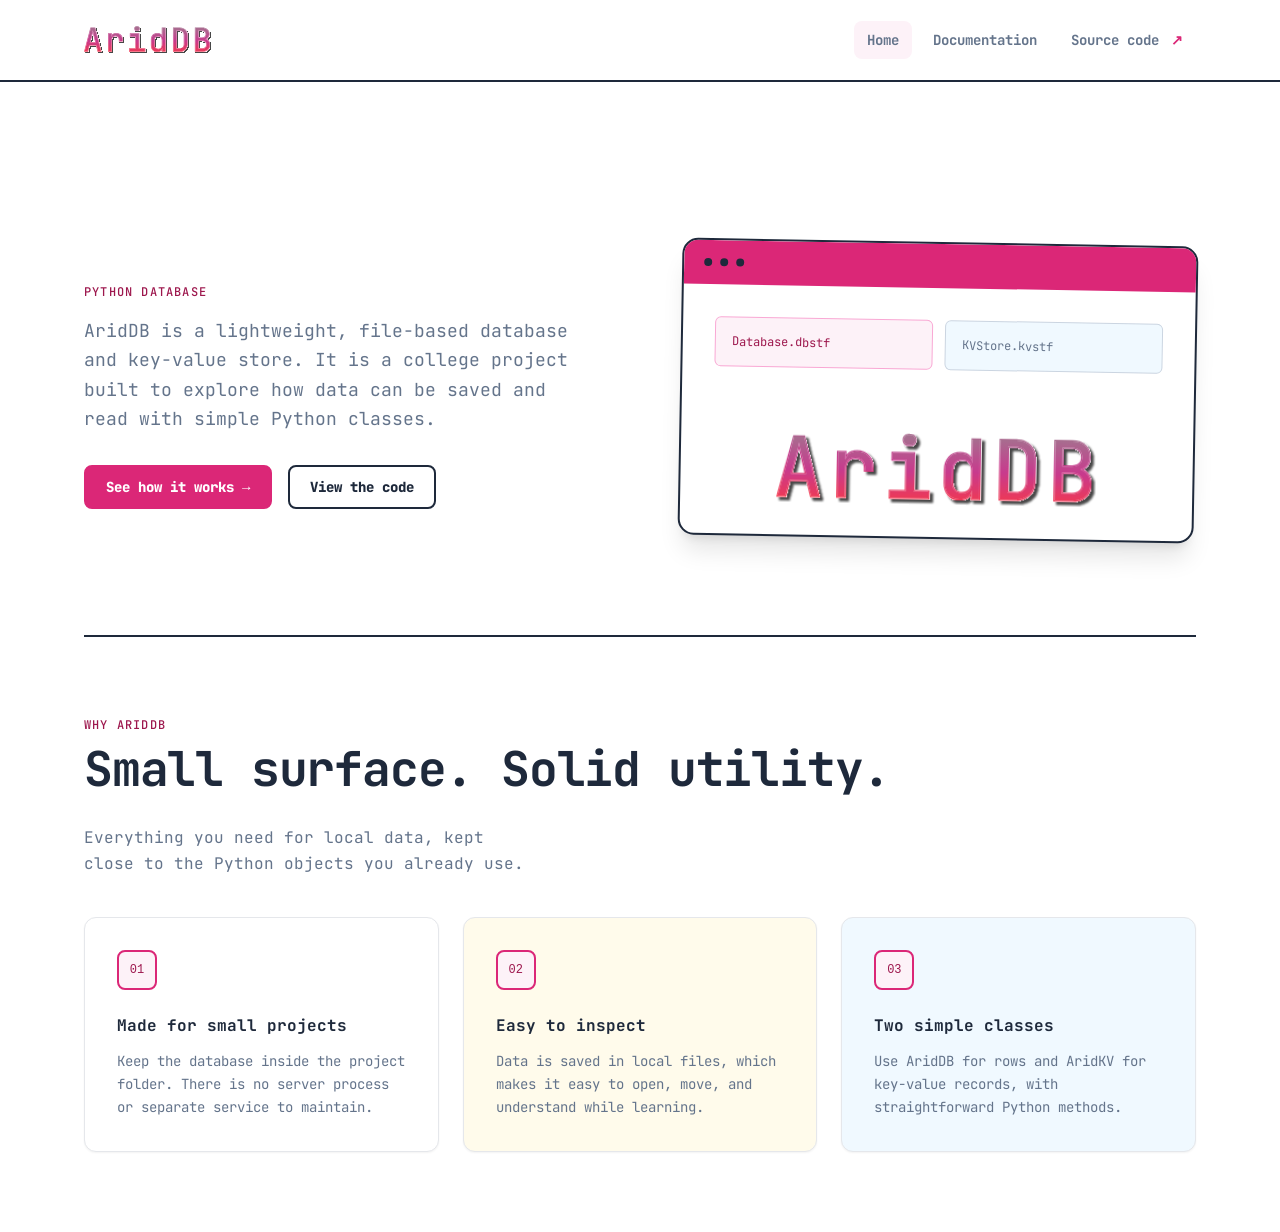
<file: index.html>
<!doctype html>
<html lang="en">
<head>
	<meta charset="utf-8">
	<meta name="viewport" content="width=device-width, initial-scale=1">
	<title>AridDB | Simple local data</title>
	<link rel="stylesheet" href="static/css/all-tailwind-classes-full-min.css">
	<link rel="stylesheet" href="static/css/fonts.css">
</head>
<body class="min-w-0 bg-white text-slate-800 antialiased">
	<header class="border-b-2 border-slate-800 bg-white">
		<nav class="mx-auto flex min-h-20 w-full max-w-6xl items-center justify-between gap-7 px-5" aria-label="Main navigation">
			<a class="block leading-none" href="index.html" aria-label="AridDB home">
				<img class="block w-32" src="Assets/AridDB-logo.svg" alt="AridDB">
			</a>
			<div class="flex items-center gap-2">
				<a class="rounded-lg border border-transparent px-3 py-2 text-sm font-bold text-slate-500 hover:border-pink-200 hover:bg-pink-50 hover:text-pink-800 border-pink-200 bg-pink-50 text-pink-800" href="index.html">Home</a>
				<a class="rounded-lg border border-transparent px-3 py-2 text-sm font-bold text-slate-500 hover:border-pink-200 hover:bg-pink-50 hover:text-pink-800" href="docs/docs.html">Documentation</a>
				<a class="rounded-lg border border-transparent px-3 py-2 text-sm font-bold text-slate-500 hover:border-pink-200 hover:bg-pink-50 hover:text-pink-800" href="https://github.com/CheefLofter/AridDB">Source code <span class="ml-1 text-pink-600" aria-hidden="true">&#8599;</span></a>
			</div>
		</nav>
	</header>

	<main class="mx-auto w-full max-w-6xl px-5 py-16 pb-20">
	<section class="grid gap-10 py-16 md:grid-cols-2 md:items-center md:gap-20 md:py-24" aria-labelledby="hero-title">
		<div>

			<div class="mt-3 text-xs font-medium uppercase tracking-widest text-pink-800">Python database</div>

			<p class="mt-4 max-w-lg text-lg leading-relaxed text-slate-500">AridDB is a lightweight, file-based database and key-value store. It is a college project built to explore how data can be saved and read with simple Python classes.</p>
			<div class="mt-8 flex flex-wrap gap-4">
				<a class="inline-flex h-11 items-center justify-center rounded-lg border-2 border-pink-600 bg-pink-600 px-5 text-sm font-extrabold text-white hover:bg-pink-800 hover:shadow-md" href="docs/docs.html">See how it works <span aria-hidden="true">&nbsp;&rarr;</span></a>
				<a class="inline-flex h-11 items-center justify-center rounded-lg border-2 border-slate-800 bg-white px-5 text-sm font-extrabold text-slate-800 hover:shadow-md" href="https://github.com/CheefLofter/AridDB">View the code</a>
			</div>
		</div>

		<div class="overflow-hidden rounded-2xl w-full border-2 border-slate-800 bg-white shadow-xl rotate-1" aria-label="AridDB interface preview">
			<div class="flex h-11 items-center gap-2 bg-pink-600 px-5" aria-hidden="true">
				<span class="h-2 w-2 rounded-full bg-slate-800"></span><span class="h-2 w-2 rounded-full bg-slate-800"></span><span class="h-2 w-2 rounded-full bg-slate-800"></span>
			</div>
			<div class="p-8">
				<div class="mb-16 flex flex-col gap-3 sm:flex-row">
					<div class="flex-1 rounded-md border border-pink-300 bg-pink-50 px-4 py-4 text-xs text-pink-800">Database.dbstf</div>
					<div class="flex-1 rounded-md border border-slate-300 bg-sky-50 px-4 py-4 text-xs text-slate-500">KVStore.kvstf</div>
				</div>
				<img class="mx-auto block w-full max-w-xs" src="Assets/AridDB-logo.svg" alt="AridDB logo">
			</div>
		</div>
	</section>

	<section class="border-t-2 border-slate-800 pt-20" aria-labelledby="features-title">
		<div class="mb-10 flex flex-wrap items-end justify-between gap-8">
			<div>
				<div class="text-xs font-medium uppercase tracking-widest text-pink-800">Why AridDB</div>
				<h2 class="mt-3 text-4xl font-bold tracking-tight md:text-5xl" id="features-title">Small surface. Solid utility.</h2>
			</div>
			<p class="max-w-md leading-relaxed text-slate-500">Everything you need for local data, kept close to the Python objects you already use.</p>
		</div>
		<div class="grid grid-cols-1 gap-6 md:grid-cols-3">
			<article class="rounded-xl border border-gray-200 bg-white p-8 shadow-sm">
				<div class="grid h-10 w-10 place-items-center rounded-lg border-2 border-pink-600 bg-pink-50 font-mono text-xs font-medium text-pink-800">01</div>
				<h3 class="mb-3 mt-6 text-base font-bold">Made for small projects</h3>
				<p class="text-sm leading-relaxed text-slate-500">Keep the database inside the project folder. There is no server process or separate service to maintain.</p>
			</article>
			<article class="rounded-xl border border-gray-200 bg-amber-50 p-8 shadow-sm">
				<div class="grid h-10 w-10 place-items-center rounded-lg border-2 border-pink-600 bg-pink-50 font-mono text-xs font-medium text-pink-800">02</div>
				<h3 class="mb-3 mt-6 text-base font-bold">Easy to inspect</h3>
				<p class="text-sm leading-relaxed text-slate-500">Data is saved in local files, which makes it easy to open, move, and understand while learning.</p>
			</article>
			<article class="rounded-xl border border-gray-200 bg-sky-50 p-8 shadow-sm">
				<div class="grid h-10 w-10 place-items-center rounded-lg border-2 border-pink-600 bg-pink-50 font-mono text-xs font-medium text-pink-800">03</div>
				<h3 class="mb-3 mt-6 text-base font-bold">Two simple classes</h3>
				<p class="text-sm leading-relaxed text-slate-500">Use AridDB for rows and AridKV for key-value records, with straightforward Python methods.</p>
			</article>
		</div>
	</section>
	</main>

	
</body>
</html>
</file>
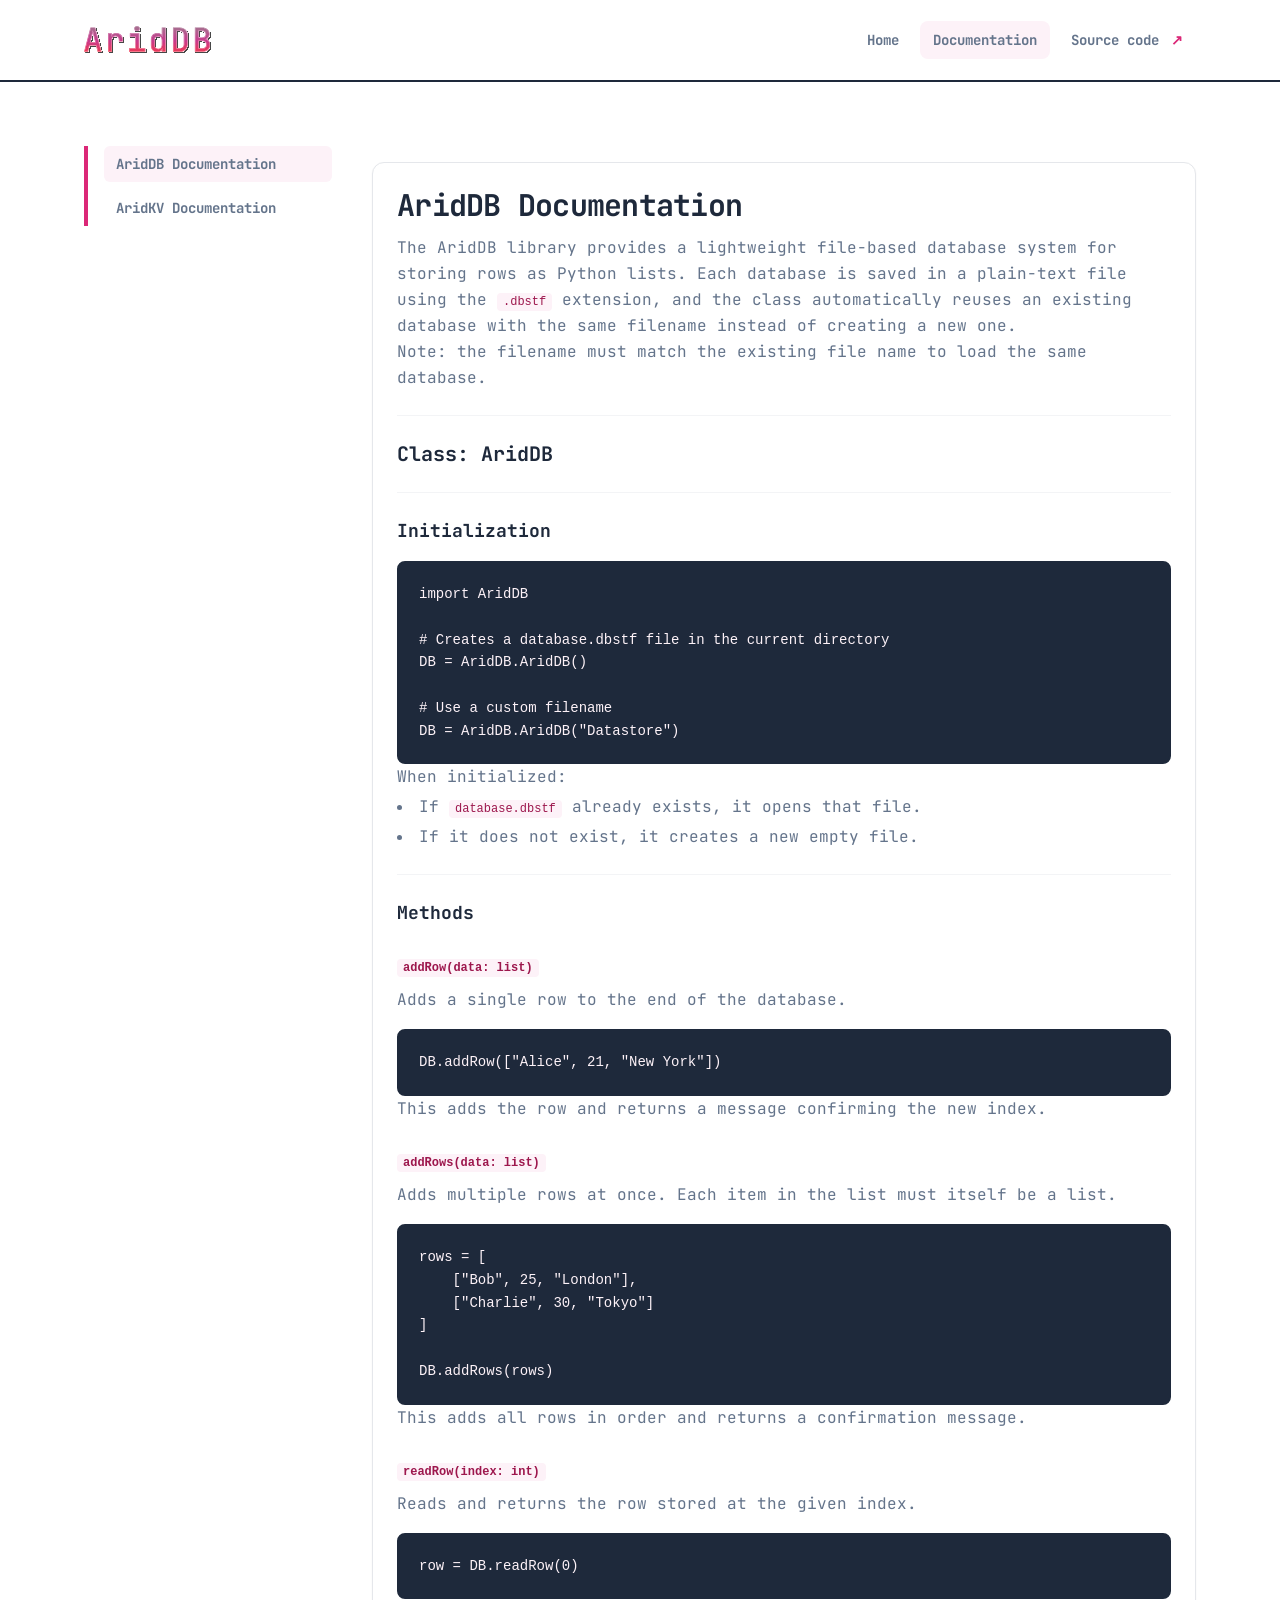
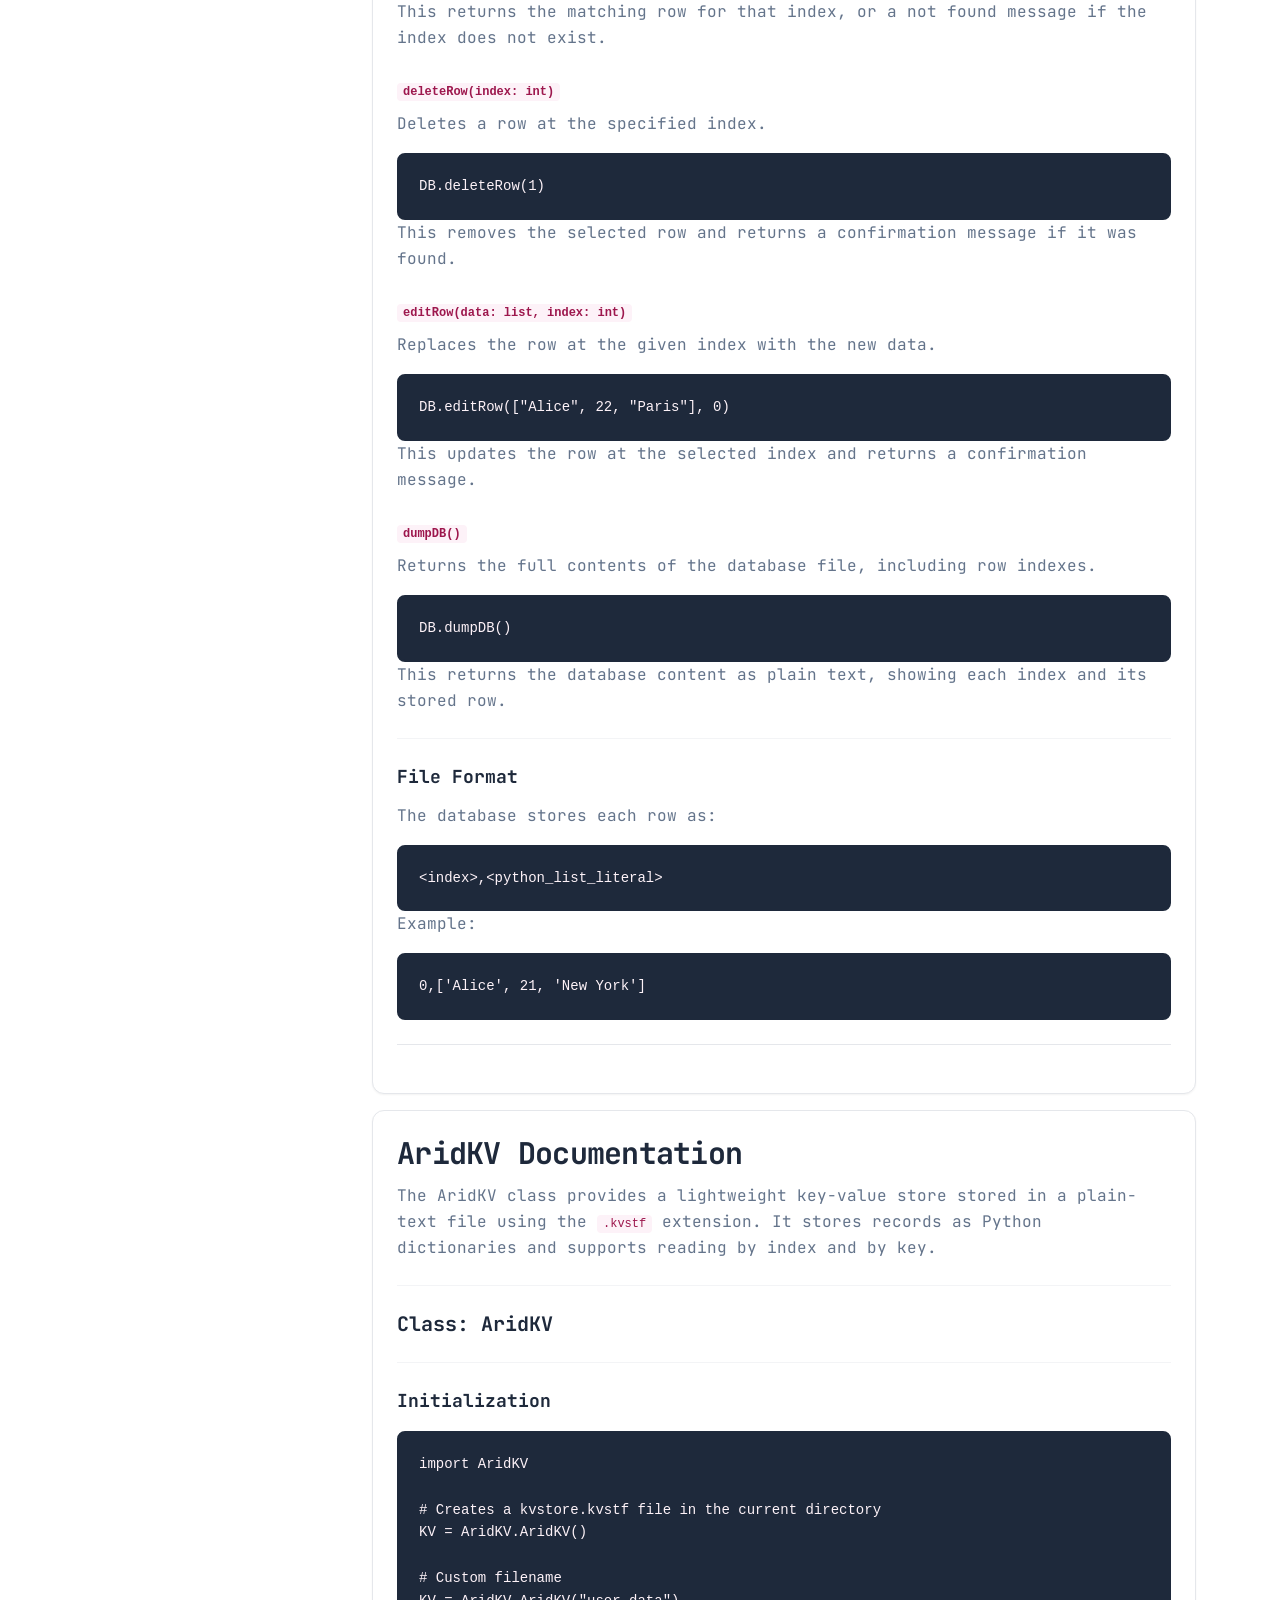
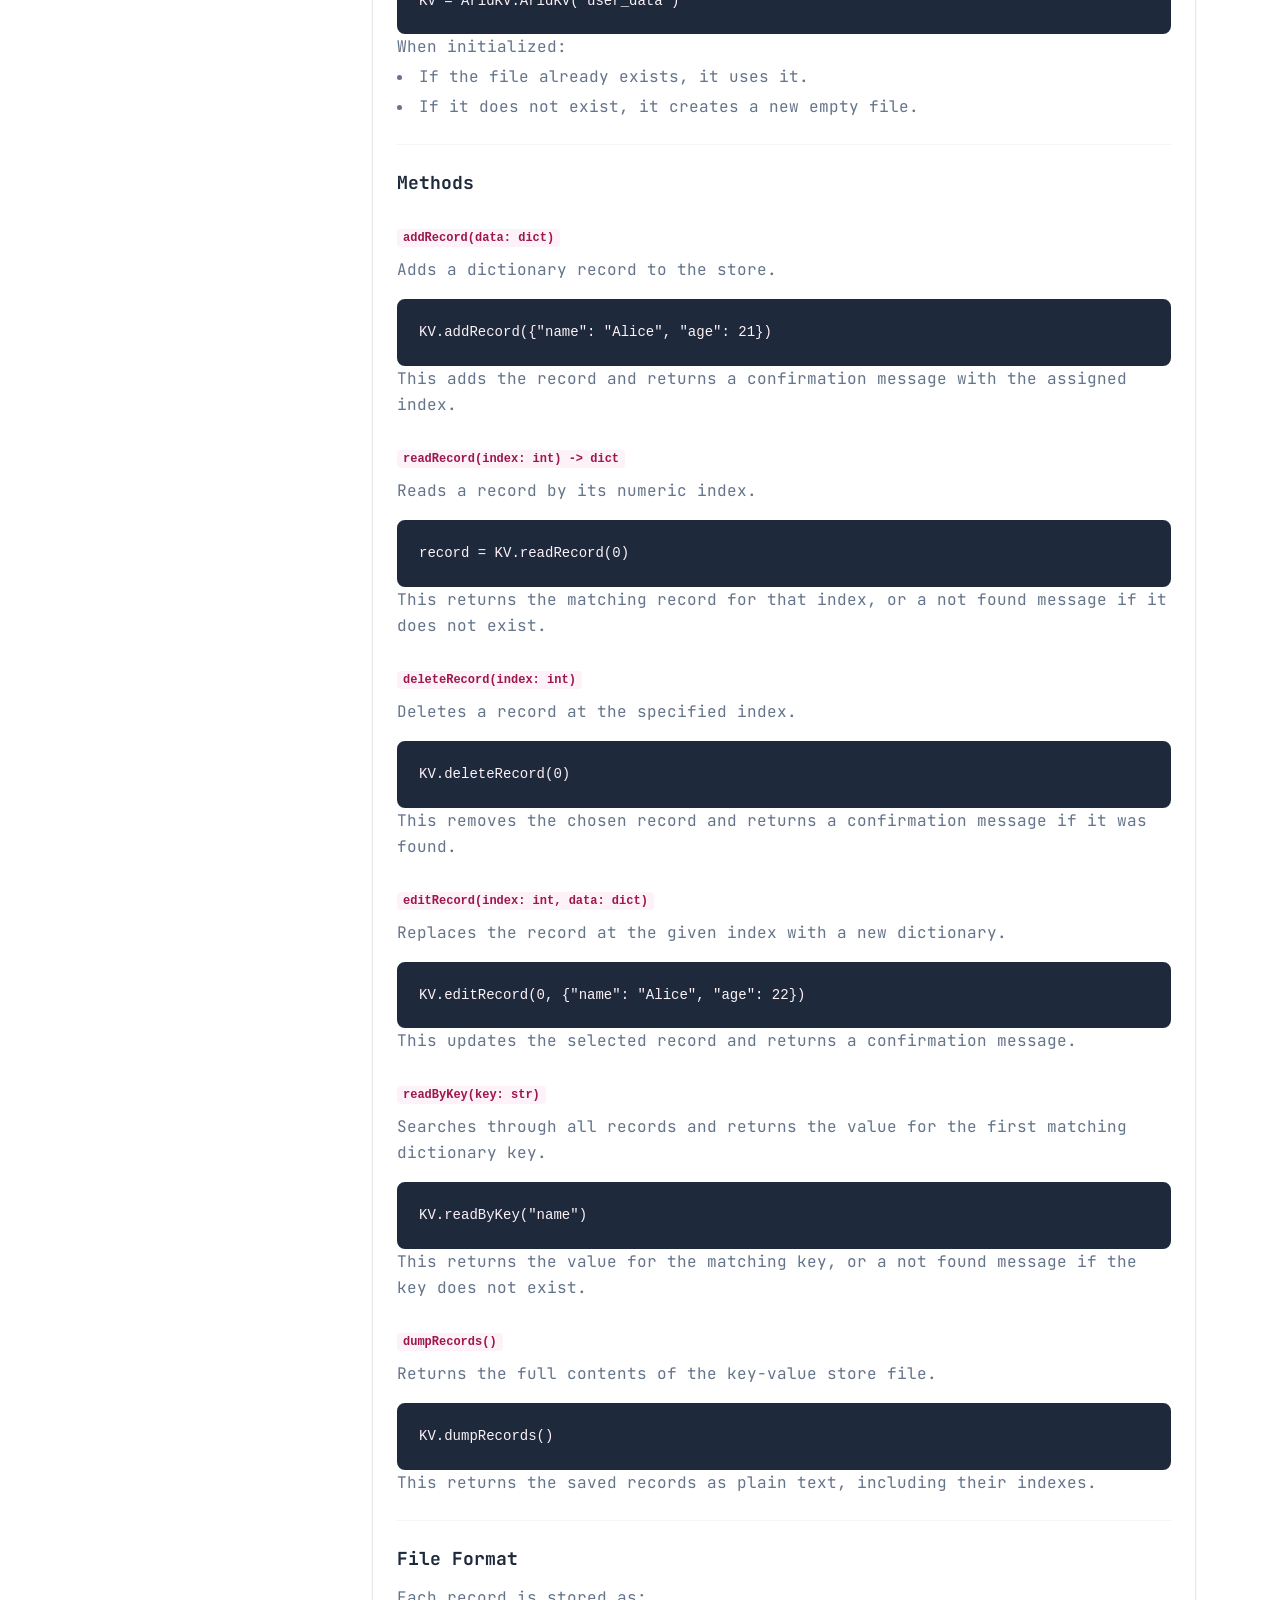
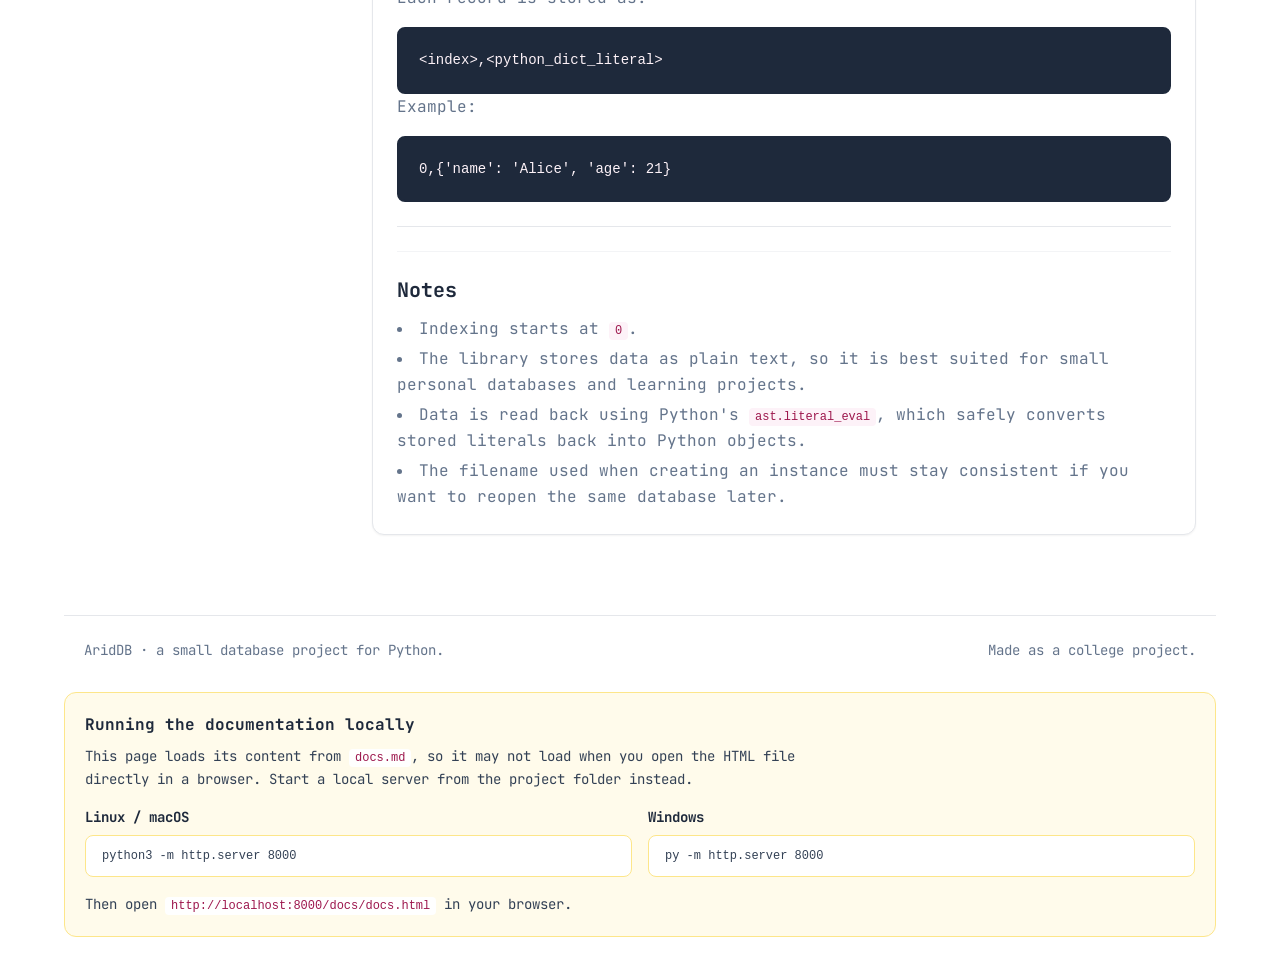
<file: docs/docs.html>
<!doctype html>
<html lang="en">
<head>
    <meta charset="utf-8">
    <meta name="viewport" content="width=device-width, initial-scale=1">
    <title>Docs | AridDB</title>
    <link rel="stylesheet" href="../static/css/all-tailwind-classes-full-min.css">
    <link rel="stylesheet" href="../static/css/fonts.css">
    <style>html { scroll-behavior: smooth; }</style><!-- optional, remove if unwanted -->
</head>
<body class="min-w-0 bg-white text-slate-800 antialiased">
    <header class="border-b-2 border-slate-800 bg-white">
        <nav class="mx-auto flex min-h-20 w-full max-w-6xl items-center justify-between gap-7 px-5" aria-label="Main navigation">
            <a class="block leading-none" href="../index.html" aria-label="AridDB home">
                <img class="block w-32" src="../Assets/AridDB-logo.svg" alt="AridDB">
            </a>
            <div class="flex items-center gap-2">
                <a class="rounded-lg border border-transparent px-3 py-2 text-sm font-bold text-slate-500 hover:border-pink-200 hover:bg-pink-50 hover:text-pink-800" href="../index.html">Home</a>
                <a class="rounded-lg border border-transparent px-3 py-2 text-sm font-bold text-slate-500 hover:border-pink-200 hover:bg-pink-50 hover:text-pink-800 border-pink-200 bg-pink-50 text-pink-800" href="docs.html">Documentation</a>
                <a class="rounded-lg border border-transparent px-3 py-2 text-sm font-bold text-slate-500 hover:border-pink-200 hover:bg-pink-50 hover:text-pink-800" href="https://github.com/CheefLofter/AridDB">Source code <span class="ml-1 text-pink-600" aria-hidden="true">&#8599;</span></a>
            </div>
        </nav>
    </header>

    <main class="mx-auto w-full max-w-6xl px-5 py-16 pb-20">
        <md-docs src="docs.md"></md-docs>
    </main>

    <footer class="mx-auto flex w-full max-w-6xl justify-between border-t border-gray-200 px-5 py-6 pb-8 text-sm text-slate-500">
        <span>AridDB &middot; a small database project for Python.</span>
        <span>Made as a college project.</span>
    </footer>

    <section class="mx-auto mb-8 w-full max-w-6xl rounded-xl border border-amber-200 bg-amber-50 px-5 py-5 text-sm text-slate-700" aria-labelledby="local-setup-title">
        <h2 class="mb-2 text-base font-bold text-slate-800" id="local-setup-title">Running the documentation locally</h2>
        <p class="max-w-3xl leading-relaxed">
            This page loads its content from <code class="rounded bg-white px-1.5 py-0.5 font-mono text-xs text-pink-800">docs.md</code>,
            so it may not load when you open the HTML file directly in a browser. Start a local server from the project folder instead.
        </p>
        <div class="mt-4 grid gap-4 md:grid-cols-2">
            <div>
                <h3 class="mb-2 font-bold text-slate-800">Linux / macOS</h3>
                <pre class="overflow-x-auto rounded-lg border border-amber-200 bg-white px-4 py-3 font-mono text-xs text-slate-700"><code>python3 -m http.server 8000</code></pre>
            </div>
            <div>
                <h3 class="mb-2 font-bold text-slate-800">Windows</h3>
                <pre class="overflow-x-auto rounded-lg border border-amber-200 bg-white px-4 py-3 font-mono text-xs text-slate-700"><code>py -m http.server 8000</code></pre>
            </div>
        </div>
        <p class="mt-4 leading-relaxed">
            Then open <code class="rounded bg-white px-1.5 py-0.5 font-mono text-xs text-pink-800">http://localhost:8000/docs/docs.html</code> in your browser.
        </p>
    </section>

    <script>
    /*!
     * <md-docs src="file.md"> — self-contained docs renderer.
     * Rule: every "# " heading (h1) in the md file becomes one sidebar
     * button and one card. Everything else renders inside the current card.
     */
    (function () {
        'use strict';
        if (!window.customElements) return;

        /* Class strings copied 1:1 from the original page — design unchanged. */
        var C = {
            header: 'mb-10 max-w-2xl',
            eyebrow: 'text-xs font-medium uppercase tracking-widest text-pink-800',
            title: 'mt-2 text-4xl font-bold tracking-tight md:text-5xl',
            description: 'text-lg leading-relaxed text-slate-500',

            grid: 'grid grid-cols-1 items-start gap-10 md:grid-cols-4',
            aside: 'mb-3 flex gap-2 overflow-x-auto border-b-2 border-gray-200 pb-3 md:col-span-1 md:mb-0 md:sticky md:top-6 md:flex-col md:overflow-visible md:border-b-0 md:border-l-4 md:border-pink-600 md:pb-0 md:pl-4',
            content: 'md:col-span-3',

            card: 'mt-4 rounded-xl border border-gray-200 bg-white p-6 shadow-sm',

            button: 'block whitespace-nowrap rounded-md px-3 py-2 text-sm font-bold text-slate-500 hover:bg-pink-50 hover:text-pink-800',
            active: ['bg-pink-50', 'text-pink-800'],

            p: 'leading-relaxed text-slate-500',
            ul: 'list-disc list-inside leading-relaxed text-slate-500',
            ol: 'list-decimal list-inside leading-relaxed text-slate-500',
            li: 'mt-1',
            strong: 'font-bold text-slate-800',
            blockquote: 'mt-4 border-l-4 border-pink-300 bg-pink-50 px-4 py-3 text-sm text-slate-600',
            a: 'font-semibold text-pink-700 underline decoration-pink-300 underline-offset-2 hover:text-pink-900',
            codeInline: ['rounded', 'bg-pink-50', 'px-1.5', 'py-0.5', 'font-mono', 'text-xs', 'text-pink-800'],
            pre: 'mt-4 overflow-x-auto rounded-lg border-2 border-slate-800 bg-slate-800 p-5 text-sm leading-relaxed text-pink-50',
            tableWrap: 'mt-4 overflow-x-auto rounded-lg border border-gray-200',
            table: 'w-full min-w-full text-left text-sm',
            thead: 'bg-pink-50',
            th: 'px-4 py-3 font-bold text-slate-800',
            td: 'px-4 py-3 align-top text-slate-500 border-t border-gray-100',
            hr: 'my-6 border-t border-gray-200',
            img: 'rounded-lg'
        };

        /* Heading level -> classes (h2 gets the "sub-section" divider look) */
        var H = {
            1: 'mb-3 text-3xl font-bold tracking-tight',
            2: 'mt-6 mb-3 border-t border-gray-100 pt-6 text-xl font-bold',
            3: 'mt-6 mb-3 border-t border-gray-100 pt-6 text-lg font-bold',
            4: 'mt-6 mb-2 text-lg font-bold',
            5: 'mt-6 mb-2 text-base font-bold',
            6: 'mt-6 mb-2 text-sm font-bold uppercase tracking-widest'
        };

        function addClasses(el, classes) {
            (classes || '').split(/\s+/).forEach(function (c) { if (c) el.classList.add(c); });
        }

        /* ---------------- tiny markdown parser (no libraries, offline) ------- */

        function esc(s) {
            return s.replace(/&/g, '&amp;').replace(/</g, '&lt;').replace(/>/g, '&gt;').replace(/"/g, '&quot;');
        }

        function inline(s) {
            s = esc(s);
            var codes = [];
            s = s.replace(/`([^`]+)`/g, function (_, c) { codes.push(c); return '\x00' + (codes.length - 1) + '\x00'; });
            s = s.replace(/!\[([^\]]*)\]\(([^)\s]+)\)/g, '<img src="$2" alt="$1">');
            s = s.replace(/\[([^\]]+)\]\(([^)\s]+)\)/g, '<a href="$2">$1</a>');
            s = s.replace(/\*\*([^*]+)\*\*/g, '<strong>$1</strong>');
            s = s.replace(/__([^_]+)__/g, '<strong>$1</strong>');
            s = s.replace(/(^|[^*\w])\*([^*\s][^*]*)\*/g, '$1<em>$2</em>');
            s = s.replace(/(^|[^_\w])_([^_\s][^_]*)_/g, '$1<em>$2</em>');
            s = s.replace(/\x00(\d+)\x00/g, function (_, n) { return '<code>' + codes[n] + '</code>'; });
            return s;
        }

        function parseFrontMatter(src) {
            var m = /^---\r?\n([\s\S]*?)\r?\n---(?:\r?\n|$)/.exec(src);
            if (!m) return { meta: {}, body: src };
            var meta = {};
            m[1].split(/\r?\n/).forEach(function (line) {
                var i = line.indexOf(':');
                if (i === -1) return;
                var k = line.slice(0, i).trim(), v = line.slice(i + 1).trim().replace(/^["']|["']$/g, '');
                if (k) meta[k] = v;
            });
            return { meta: meta, body: src.slice(m[0].length) };
        }

        function mdToHtml(src) {
            var lines = src.replace(/\r\n?/g, '\n').split('\n');
            var out = [], i = 0;

            var isBlank = function (s) { return !s.trim(); };
            var isFence = function (s) { return /^\s*```/.test(s); };
            var isQuote = function (s) { return /^\s*>\s?/.test(s); };
            var isHr = function (s) { return /^\s*(?:-{3,}|\*{3,}|_{3,})\s*$/.test(s); };
            var isUl = function (s) { return /^\s*[-*+]\s+/.test(s); };
            var isOl = function (s) { return /^\s*\d+[.)]\s+/.test(s); };
            var isHeading = function (s) { return /^\s*#{1,6}\s+/.test(s); };
            var cells = function (s) { return s.trim().replace(/^\|/, '').replace(/\|$/, '').split('|').map(function (c) { return c.trim(); }); };
            var isSep = function (s) { return s.indexOf('-') !== -1 && cells(s).every(function (c) { return /^:?-+:?$/.test(c); }); };
            var isTableStart = function (idx) {
                return idx + 1 < lines.length && lines[idx].indexOf('|') !== -1 && isSep(lines[idx + 1]);
            };

            while (i < lines.length) {
                var line = lines[i];

                if (isBlank(line)) { i++; continue; }

                if (isFence(line)) {
                    var code = [];
                    i++;
                    while (i < lines.length && !/^\s*```/.test(lines[i])) code.push(lines[i++]);
                    i++; /* skip closing fence */
                    out.push('<pre><code>' + esc(code.join('\n')) + '\n</code></pre>');
                    continue;
                }

                var h = /^\s*(#{1,6})\s+(.+?)\s*#*\s*$/.exec(line);
                if (h) {
                    var lvl = h[1].length;
                    out.push('<h' + lvl + '>' + inline(h[2]) + '</h' + lvl + '>');
                    i++;
                    continue;
                }

                if (isTableStart(i)) {
                    var head = cells(line);
                    i += 2;
                    var rows = [];
                    while (i < lines.length && !isBlank(lines[i]) && lines[i].indexOf('|') !== -1) rows.push(cells(lines[i++]));
                    out.push(
                        '<table><thead><tr>' +
                        head.map(function (c) { return '<th>' + inline(c) + '</th>'; }).join('') +
                        '</tr></thead><tbody>' +
                        rows.map(function (r) { return '<tr>' + r.map(function (c) { return '<td>' + inline(c) + '</td>'; }).join('') + '</tr>'; }).join('') +
                        '</tbody></table>'
                    );
                    continue;
                }

                if (isHr(line)) { out.push('<hr>'); i++; continue; }

                if (isQuote(line)) {
                    var q = [];
                    while (i < lines.length && isQuote(lines[i])) q.push(lines[i++].replace(/^\s*>\s?/, ''));
                    out.push('<blockquote><p>' + inline(q.join(' ')) + '</p></blockquote>');
                    continue;
                }

                if (isUl(line) || isOl(line)) {
                    var ordered = isOl(line);
                    var re = ordered ? /^\s*\d+[.)]\s+/ : /^\s*[-*+]\s+/;
                    var items = [];
                    while (i < lines.length && re.test(lines[i])) items.push(lines[i++].replace(re, ''));
                    var tag = ordered ? 'ol' : 'ul';
                    out.push('<' + tag + '>' + items.map(function (it) { return '<li>' + inline(it) + '</li>'; }).join('') + '</' + tag + '>');
                    continue;
                }

                var para = [line];
                i++;
                while (
                    i < lines.length && !isBlank(lines[i]) && !isFence(lines[i]) && !isHeading(lines[i]) &&
                    !isQuote(lines[i]) && !isUl(lines[i]) && !isOl(lines[i]) && !isHr(lines[i]) && !isTableStart(i)
                ) para.push(lines[i++]);
                out.push('<p>' + inline(para.join(' ')) + '</p>');
            }
            return out.join('\n');
        }

        /* ------- split rendered html: only H1 starts a new section ----------- */

        function slugify(t) {
            return t.toLowerCase().trim()
                .replace(/[^\p{L}\p{N}\s-]/gu, '')
                .replace(/\s+/g, '-')
                .replace(/-+/g, '-')
                .replace(/^-|-$/g, '') || 'section';
        }

        function splitSections(html) {
            var tpl = document.createElement('template');
            tpl.innerHTML = html;
            var sections = [], cur = null, used = {};

            Array.prototype.slice.call(tpl.content.childNodes).forEach(function (node) {
                if (node.nodeType === Node.ELEMENT_NODE && node.tagName === 'H1') {
                    var title = node.textContent.trim();
                    var id = slugify(title), n = 2, base = id;
                    while (used[id]) id = base + '-' + (n++);
                    used[id] = true;
                    addClasses(node, H[1]);
                    cur = { title: title, id: id, node: node, nodes: [] };
                    sections.push(cur);
                    return;
                }
                if (!cur) { cur = { title: '', id: null, node: null, nodes: [] }; sections.push(cur); }
                cur.nodes.push(node);
            });
            return sections;
        }

        /* ---------------- apply the existing Tailwind look -------------------- */

        function styleNode(el) {
            switch (el.tagName) {
                case 'H2': case 'H3': case 'H4': case 'H5': case 'H6':
                    addClasses(el, H[+el.tagName[1]]); break;
                case 'P': addClasses(el, C.p); break;
                case 'UL': addClasses(el, C.ul); break;
                case 'OL': addClasses(el, C.ol); break;
                case 'LI': addClasses(el, C.li); break;
                case 'STRONG': addClasses(el, C.strong); break;
                case 'BLOCKQUOTE': addClasses(el, C.blockquote); break;
                case 'A': addClasses(el, C.a); break;
                case 'HR': addClasses(el, C.hr); break;
                case 'IMG': addClasses(el, C.img); break;
                case 'PRE': addClasses(el, C.pre); break;
                case 'CODE':
                    if (!el.parentElement || el.parentElement.tagName !== 'PRE') {
                        C.codeInline.forEach(function (c) { el.classList.add(c); });
                    }
                    break;
                case 'TABLE': {
                    addClasses(el, C.table);
                    var wrap = document.createElement('div');
                    wrap.className = C.tableWrap;
                    el.parentNode.insertBefore(wrap, el);
                    wrap.appendChild(el);
                    break;
                }
                case 'THEAD': addClasses(el, C.thead); break;
                case 'TH': addClasses(el, C.th); break;
                case 'TD': addClasses(el, C.td); break;
            }
            Array.prototype.slice.call(el.children).forEach(styleNode);
        }

        /* ---------------- render ---------------------------------------------- */

        function setActive(link) {
            if (!link) return;
            var root = link.closest('md-docs');
            if (root) {
                root.querySelectorAll('[data-docs-link]').forEach(function (a) {
                    C.active.forEach(function (c) { a.classList.remove(c); });
                });
            }
            C.active.forEach(function (c) { link.classList.add(c); });
        }

        function render(sections) {
            var aside = document.createElement('aside');
            aside.className = C.aside;
            aside.setAttribute('aria-label', 'Documentation sections');

            var content = document.createElement('div');
            content.className = C.content;

            sections.forEach(function (s) {
                if (s.title) {
                    var a = document.createElement('a');
                    a.className = C.button;
                    a.href = '#' + s.id;
                    a.textContent = s.title;
                    a.setAttribute('data-docs-link', s.id);
                    a.addEventListener('click', function () { setActive(a); });
                    aside.appendChild(a);
                }

                var card = document.createElement('section');
                card.className = C.card;
                if (s.id) {
                    card.id = s.id;
                    card.setAttribute('data-docs-section', '');
                }
                if (s.node) card.appendChild(s.node);
                s.nodes.forEach(function (node) {
                    if (node.nodeType === Node.ELEMENT_NODE) styleNode(node);
                    card.appendChild(node);
                });
                content.appendChild(card);
            });

            var grid = document.createElement('div');
            grid.className = C.grid;
            grid.appendChild(aside);
            grid.appendChild(content);
            return grid;
        }

        function setupSpy(root) {
            if (!('IntersectionObserver' in window)) return;
            var links = {};
            root.querySelectorAll('[data-docs-link]').forEach(function (a) {
                links[a.getAttribute('data-docs-link')] = a;
            });
            var io = new IntersectionObserver(function (entries) {
                entries.forEach(function (entry) {
                    if (entry.isIntersecting && links[entry.target.id]) setActive(links[entry.target.id]);
                });
            }, { rootMargin: '0px 0px -70% 0px', threshold: 0 });
            root.querySelectorAll('[data-docs-section]').forEach(function (t) { io.observe(t); });
        }

        /* ---------------- the component ---------------------------------------- */

        class MdDocs extends HTMLElement {
            connectedCallback() {
                var src = this.getAttribute('src') || 'docs.md';
                this.load(src);
            }

            async load(src) {
                this.showLoading();
                try {
                    var res = await fetch(src);
                    if (!res.ok) throw new Error('Could not load "' + src + '" (HTTP ' + res.status + ').');
                    var parsed = parseFrontMatter(await res.text());
                    var sections = splitSections(mdToHtml(parsed.body));
                    this.build(sections, parsed.meta);
                } catch (err) {
                    this.fail(err && err.message ? err.message : String(err));
                }
            }

            build(sections, meta) {
                this.textContent = '';

                /* page header from md front matter (title: / description:) */
                if (meta.title || meta.description) {
                    var header = document.createElement('header');
                    header.className = C.header;
                    var eyebrow = document.createElement('div');
                    eyebrow.className = C.eyebrow;
                    eyebrow.textContent = 'Documentation';
                    header.appendChild(eyebrow);
                    if (meta.title) {
                        var h1 = document.createElement('h1');
                        h1.className = C.title;
                        h1.textContent = meta.title;
                        header.appendChild(h1);
                    }
                    if (meta.description) {
                        var p = document.createElement('p');
                        p.className = C.description;
                        p.textContent = meta.description;
                        header.appendChild(p);
                    }
                    this.appendChild(header);
                }

                this.appendChild(render(sections));
                setupSpy(this);

                /* honor a #hash on load */
                var hash = decodeURIComponent((location.hash || '').slice(1));
                var link = hash ? this.querySelector('[data-docs-link="' + hash + '"]') : this.querySelector('[data-docs-link]');
                if (link) {
                    setActive(link);
                    var target = hash && document.getElementById(hash);
                    if (target) setTimeout(function () { target.scrollIntoView(); }, 0);
                }
            }

            showLoading() {
                this.innerHTML =
                    '<div class="' + C.content + '" aria-busy="true">' +
                        '<div class="mt-4 h-40 animate-pulse rounded-xl border border-gray-200 bg-gray-50"></div>' +
                    '</div>';
            }

            fail(message) {
                this.innerHTML =
                    '<section class="rounded-xl border border-pink-200 bg-pink-50 p-6 text-sm leading-relaxed text-pink-900" role="alert">' +
                        '<strong class="font-bold">Documentation failed to load.</strong> <span class="text-pink-800"></span>' +
                    '</section>';
                this.querySelector('span').textContent = message;
            }
        }

        customElements.define('md-docs', MdDocs);
    })();
    </script>
</body>
</html>
</file>
<file: static/css/fonts.css>
/* Self-hosted JetBrains Mono — no external font requests */
@font-face {
	font-family: 'JetBrains Mono';
	font-style: normal;
	font-weight: 400;
	font-display: swap;
	src: url('../fonts/jetbrains-mono/jetbrains-mono-latin-400-normal.woff2') format('woff2');
}
@font-face {
	font-family: 'JetBrains Mono';
	font-style: normal;
	font-weight: 500;
	font-display: swap;
	src: url('../fonts/jetbrains-mono/jetbrains-mono-latin-500-normal.woff2') format('woff2');
}
@font-face {
	font-family: 'JetBrains Mono';
	font-style: normal;
	font-weight: 600;
	font-display: swap;
	src: url('../fonts/jetbrains-mono/jetbrains-mono-latin-600-normal.woff2') format('woff2');
}
@font-face {
	font-family: 'JetBrains Mono';
	font-style: normal;
	font-weight: 700;
	font-display: swap;
	src: url('../fonts/jetbrains-mono/jetbrains-mono-latin-700-normal.woff2') format('woff2');
}
@font-face {
	font-family: 'JetBrains Mono';
	font-style: normal;
	font-weight: 800;
	font-display: swap;
	src: url('../fonts/jetbrains-mono/jetbrains-mono-latin-800-normal.woff2') format('woff2');
}

html {
	font-family: 'JetBrains Mono', ui-monospace, SFMono-Regular, Menlo, monospace;
	scroll-behavior: smooth;
}
</file>
